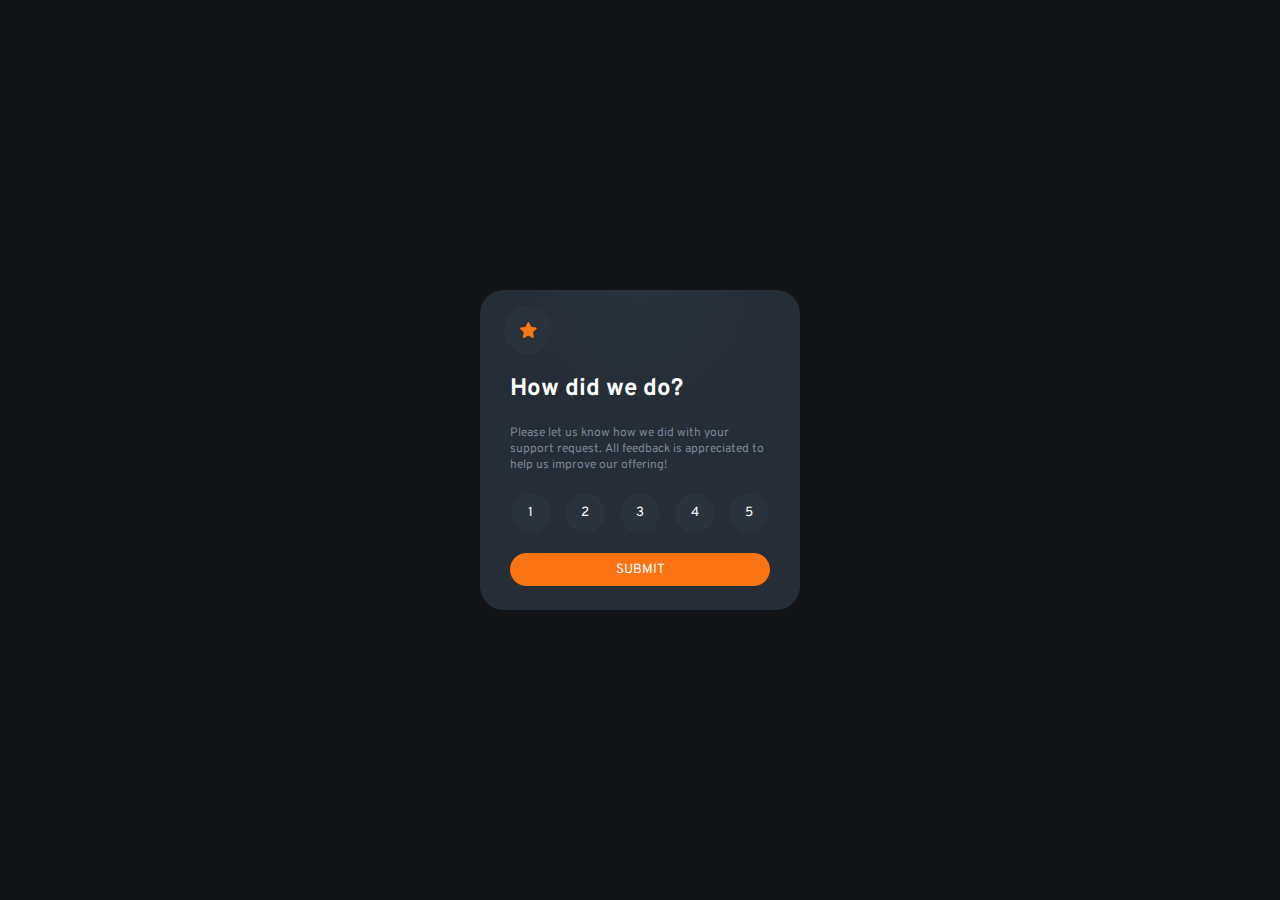
<file: interactive-rating-component/index.html>
<!DOCTYPE html>
<html lang="en">
<head>
  <meta charset="UTF-8">
  <meta http-equiv="X-UA-Compatible" content="IE=edge">
  <meta name="viewport" content="width=device-width, initial-scale=1.0">
  <link rel="preconnect" href="https://fonts.googleapis.com">
  <link rel="preconnect" href="https://fonts.gstatic.com" crossorigin>
  <link href="https://fonts.googleapis.com/css2?family=Overpass:wght@400;700&display=swap" rel="stylesheet">
  <link rel="stylesheet" href="style.css">
  <title>Document</title>
</head>

<body class="body">
  <section class="home">
    <div class="card card--home">
      <div class="card__image card__image--left">
        <svg width="17" height="16" xmlns="http://www.w3.org/2000/svg"><path d="m9.067.43 1.99 4.031c.112.228.33.386.58.422l4.45.647a.772.772 0 0 1 .427 1.316l-3.22 3.138a.773.773 0 0 0-.222.683l.76 4.431a.772.772 0 0 1-1.12.813l-3.98-2.092a.773.773 0 0 0-.718 0l-3.98 2.092a.772.772 0 0 1-1.119-.813l.76-4.431a.77.77 0 0 0-.222-.683L.233 6.846A.772.772 0 0 1 .661 5.53l4.449-.647a.772.772 0 0 0 .58-.422L7.68.43a.774.774 0 0 1 1.387 0Z" fill="#FC7614"/></svg>
      </div>
      <h5 class="card__header card__header--home">How did we do?</h5>
      <p class="card__paragraph card__paragraph--home">Please let us know how we did with your support request. All feedback is appreciated to help us improve our offering!</p>
      <div class="card__rate">
        <button class="rate--button">1</button>
        <button class="rate--button">2</button>
        <button class="rate--button">3</button>
        <button class="rate--button">4</button>
        <button class="rate--button">5</button>
      </div>
      <button class="submit--button">Submit</button>
    </div>
  </section>
  <section class="thanks">
    <div class="card card--thanks">
      <div class="card__image card__image--centered">
        <svg class="card__image--centered__svg" width="162" height="108" xmlns="http://www.w3.org/2000/svg"><g fill="none"><path d="M30 93.744h-.044a23.456 23.456 0 0 1-1.61-.189.543.543 0 0 1 .155-1.076c.52.076 1.04.135 1.563.178a.538.538 0 0 1-.043 1.076l-.022.01Zm5.37-.205a.538.538 0 0 1-.08-1.076 19.51 19.51 0 0 0 1.54-.306.536.536 0 0 1 .645.403.538.538 0 0 1-.397.646c-.537.129-1.074.236-1.611.323l-.097.01Zm-12.137-1.312a.536.536 0 0 1-.183-.033 24.346 24.346 0 0 1-1.525-.608.539.539 0 0 1 .424-.99c.483.21.983.404 1.472.587a.538.538 0 0 1-.188 1.044Zm18.759-.829a.538.538 0 0 1-.242-1.022c.467-.226.934-.479 1.39-.742a.536.536 0 1 1 .538.93c-.478.275-.967.538-1.45.78a.536.536 0 0 1-.258.054h.022Zm-24.994-2.292a.536.536 0 0 1-.29-.08c-.457-.29-.913-.597-1.36-.91a.536.536 0 1 1 .612-.882c.436.307.876.597 1.322.883a.538.538 0 0 1-.284.99Zm30.772-1.544a.537.537 0 0 1-.408-.193.539.539 0 0 1 .06-.759l.117-.124c.355-.306.715-.624 1.074-.957a.537.537 0 1 1 .73.79c-.375.345-.74.673-1.106.985l-.123.102a.537.537 0 0 1-.344.156Zm-36.326-2.69a.537.537 0 0 1-.36-.14c-.402-.37-.8-.747-1.18-1.124a.539.539 0 0 1 .751-.769c.376.371.763.737 1.155 1.076a.538.538 0 0 1 .032.764.537.537 0 0 1-.398.194Zm41.305-2.21a.537.537 0 0 1-.398-.899c.355-.393.715-.79 1.074-1.2a.537.537 0 1 1 .806.71c-.365.415-.725.818-1.074 1.21a.537.537 0 0 1-.408.152v.026ZM6.724 79.723a.537.537 0 0 1-.424-.204 41.79 41.79 0 0 1-.989-1.308.539.539 0 0 1 .124-.753.536.536 0 0 1 .746.124c.312.425.629.85.962 1.27a.539.539 0 0 1-.42.871Zm50.579-2.383a.539.539 0 0 1-.419-.877c.338-.414.677-.828 1.015-1.253a.537.537 0 1 1 .838.672l-1.02 1.259a.537.537 0 0 1-.414.199ZM2.9 73.887a.537.537 0 0 1-.473-.312c-.257-.5-.499-1-.714-1.485a.539.539 0 0 1 .685-.72c.133.052.24.154.298.285.21.462.44.946.687 1.425a.539.539 0 0 1-.483.786v.021Zm58.753-2.028a.537.537 0 0 1-.424-.866l.988-1.275a.537.537 0 1 1 .848.656l-.988 1.275a.537.537 0 0 1-.424.188v.022ZM.682 67.286a.537.537 0 0 1-.537-.462A17.06 17.06 0 0 1 0 65.16a.538.538 0 1 1 1.074 0c.018.519.063 1.036.134 1.55a.539.539 0 0 1-.462.607l-.064-.032Zm65.24-.973a.537.537 0 0 1-.43-.867l.984-1.28a.536.536 0 0 1 .853.65l-.993 1.265a.537.537 0 0 1-.414.21v.022Zm88.49-2.96a.724.724 0 0 1-.15 0 .537.537 0 0 1-.366-.666c.134-.474.28-.99.424-1.544a.538.538 0 0 1 .655-.388.537.537 0 0 1 .382.662c-.145.538-.29 1.076-.43 1.565a.537.537 0 0 1-.515.372Zm-84.247-2.592a.536.536 0 0 1-.424-.867l.983-1.28a.54.54 0 1 1 .854.662l-.989 1.275a.537.537 0 0 1-.413.183l-.01.027Zm-68.924-.382a.536.536 0 0 1-.156 0 .538.538 0 0 1-.355-.673 21.47 21.47 0 0 1 .537-1.565.537.537 0 1 1 .994.403c-.193.49-.37.985-.537 1.474a.537.537 0 0 1-.473.334l-.01.027Zm154.782-3.863a.311.311 0 0 1-.102 0 .538.538 0 0 1-.43-.624c.097-.538.188-1.044.28-1.582a.545.545 0 1 1 1.073.178c-.09.538-.182 1.076-.279 1.614a.537.537 0 0 1-.542.414ZM74.46 55.209a.537.537 0 0 1-.424-.872l1.004-1.27a.537.537 0 1 1 .838.673l-.999 1.264a.537.537 0 0 1-.408.205h-.01ZM4.436 54.165a.539.539 0 0 1-.43-.855c.323-.436.666-.872 1.02-1.297a.537.537 0 1 1 .822.694 22.92 22.92 0 0 0-.977 1.237.537.537 0 0 1-.435.221Zm74.408-4.417a.539.539 0 0 1-.414-.877l1.026-1.248a.537.537 0 1 1 .843.667l-1.02 1.243a.537.537 0 0 1-.435.215Zm78.124-.161h-.043a.538.538 0 0 1-.494-.576c.043-.538.075-1.076.107-1.614a.538.538 0 0 1 .564-.538c.295.018.52.27.505.565a54.253 54.253 0 0 1-.107 1.614.538.538 0 0 1-.532.549ZM9.28 49.13a.537.537 0 0 1-.338-.958c.8-.646 1.316-.99 1.337-1.006a.536.536 0 0 1 .59.898s-.499.334-1.25.942a.536.536 0 0 1-.35.124h.011Zm74.075-4.74a.537.537 0 0 1-.403-.888c.35-.408.704-.817 1.074-1.22a.537.537 0 1 1 .806.71c-.355.403-.71.806-1.074 1.215a.537.537 0 0 1-.414.183h.01Zm73.742-1.797a.537.537 0 0 1-.537-.505 54.325 54.325 0 0 0-.118-1.614.54.54 0 1 1 1.074-.097c.048.538.091 1.076.118 1.614 0 .285-.221.52-.505.538l-.032.064Zm-69.064-3.416a.537.537 0 0 1-.392-.904c.365-.398.735-.79 1.106-1.178a.536.536 0 0 1 .779.737l-1.074 1.173a.537.537 0 0 1-.44.172h.02Zm68.092-3.502a.537.537 0 0 1-.537-.409 22.668 22.668 0 0 0-.408-1.533.539.539 0 0 1 1.03-.307c.151.538.296 1.05.425 1.587a.539.539 0 0 1-.398.651l-.112.01Zm-63.221-1.512a.537.537 0 0 1-.376-.92l1.165-1.13a.537.537 0 1 1 .763.76c-.387.365-.768.741-1.155 1.118a.537.537 0 0 1-.419.172h.022Zm5.14-4.745a.537.537 0 0 1-.355-.941l1.235-1.076a.539.539 0 1 1 .693.828c-.408.34-.817.689-1.225 1.039a.537.537 0 0 1-.37.15h.021Zm55.197-.575c-.247-.468-.505-.931-.779-1.378a.537.537 0 1 1 .918-.554c.285.463.537.947.811 1.431a.539.539 0 0 1-.478.791.537.537 0 0 1-.472-.29ZM103.5 25.055a.539.539 0 0 1-.322-.974c.44-.322.88-.634 1.32-.946a.537.537 0 0 1 .845.394.54.54 0 0 1-.227.488l-1.3.93a.536.536 0 0 1-.338.108h.022Zm46.132-1.56a.537.537 0 0 1-.381-.161c-.359-.359-.74-.717-1.144-1.076a.536.536 0 1 1 .709-.807c.408.36.81.742 1.197 1.135a.539.539 0 0 1 0 .759.537.537 0 0 1-.403.15h.022Zm-40.279-2.28a.537.537 0 0 1-.274-1.001c.473-.275.946-.538 1.418-.797a.54.54 0 0 1 .81.474.542.542 0 0 1-.273.468c-.467.253-.929.538-1.39.785a.536.536 0 0 1-.344.07h.053Zm34.737-1.894a.504.504 0 0 1-.258-.07c-.451-.248-.924-.49-1.407-.716a.539.539 0 0 1 .462-.974c.499.237.988.49 1.46.748a.538.538 0 0 1-.257 1.012Zm-28.49-1.195a.537.537 0 0 1-.2-1.038c.505-.204 1.01-.398 1.52-.581a.537.537 0 0 1 .366 1.011c-.495.178-.989.366-1.483.57a.536.536 0 0 1-.247.038h.043Zm22.045-1.452a.777.777 0 0 1-.156 0c-.505-.15-1.02-.29-1.53-.41a.553.553 0 0 1 .252-1.075c.537.129 1.074.269 1.611.425a.542.542 0 0 1-.15 1.076l-.027-.016Zm-15.456-.597a.537.537 0 0 1-.118-1.066c.537-.107 1.074-.21 1.61-.29a.543.543 0 0 1 .59.735.544.544 0 0 1-.423.34c-.537.082-1.036.178-1.557.286a.365.365 0 0 1-.102-.005Zm8.555-.603h-.038a32.41 32.41 0 0 0-1.579-.06.538.538 0 0 1 0-1.075c.537 0 1.074.027 1.638.06a.538.538 0 0 1-.032 1.075h.01Z" fill="#E6E6E6"/><path fill="#39475F" d="M119.847 100.221H58.146L70.332.793h55.025l5.747 7.601z"/><path fill="#61728D" d="M113.172 100.221H51.465L63.651.793h61.706z"/><path fill="#181F27" d="M110.132 81.354H58.576l8.791-71.695h51.557z"/><path fill="#1E252E" d="m92.743 50.055 14.897.177-.29 2.308-14.607-.252z"/><path fill="#39475F" d="m51.465 100.221 7.422 6.864 60.037.915.923-7.779z"/><path d="M99.096 29.058s2.572.183 3.888 5.03c1.316 4.847.865 18.377.865 18.377l-11.096-.177s-5.537-20.137 6.343-23.23Z" fill="#2D394B"/><path fill="#FC7614" d="M5.42 32.843 45.778 0l21.18 26.119L26.603 58.96z"/><path fill="#FFF" d="M27.49 21.931 45.56 7.226l3.497 4.313-18.07 14.706z"/><path d="m25.272 45.175 5.338-4.345a2.772 2.772 0 0 1 3.902.404 2.781 2.781 0 0 1-.404 3.91l-5.338 4.344a2.772 2.772 0 0 1-3.903-.404 2.781 2.781 0 0 1 .405-3.91ZM37.33 35.365l16.89-13.743a2.772 2.772 0 0 1 3.902.404 2.781 2.781 0 0 1-.405 3.909L40.83 39.679a2.772 2.772 0 0 1-3.903-.404 2.781 2.781 0 0 1 .405-3.91Z" fill="#FFF" opacity=".46"/><ellipse fill="#FFF" opacity=".3" cx="17.937" cy="33.636" rx="3.673" ry="3.68"/><ellipse fill="#FFF" opacity=".3" cx="21.664" cy="30.284" rx="3.673" ry="3.68"/><path d="M99.096 29.058s-5.838 2.103-3.803 18.581c1.493 12.073-3.55 28.056-11.004 28.25-7.454.193-21.202-.463-21.202-.463s7.159-18.56 5.676-34.145a14.786 14.786 0 0 1 .763-6.456c.87-2.373 2.487-4.842 5.494-5.245 6.004-.818 24.076-.522 24.076-.522Z" fill="#BAD6FA"/><path d="m58.957 76.63 26.342-.537s-4.017-3.992-4.27-14.154l-36.234.538a31.494 31.494 0 0 0 2.841 7.531 12.547 12.547 0 0 0 11.32 6.623Z" fill="#546F8D"/><path fill="#2D394B" d="m78.21 14.834-.918 6.041h26.621l.806-6.041z"/><path d="M85.54 86.19c-2.872-2.517-7.416-2.022-9.446 1.222a4.955 4.955 0 0 0-.8 2.647c0 3.98 2.744 6.59 8.227 5.492 4.184-.839 5.779-6.073 2.02-9.36Z" fill="#FFF" opacity=".48"/><ellipse fill="#FC7614" cx="147.188" cy="81.542" rx="14.812" ry="14.837"/><path d="M73.731 35.75a.537.537 0 0 1-.038-1.076c.113 0 11.343-.828 17.363-.29a.54.54 0 0 1-.096 1.076c-5.908-.538-17.079.274-17.186.285l-.043.005Zm-.891 7.279a.538.538 0 0 1-.038-1.076c.113 0 11.342-.828 17.363-.29a.54.54 0 0 1-.097 1.076c-5.907-.538-17.073.28-17.185.285l-.043.005Zm-.102 7.564a.538.538 0 0 1-.043-1.076c.112 0 11.347-.829 17.362-.29a.54.54 0 0 1-.096 1.075c-5.908-.538-17.073.28-17.186.286l-.037.005Zm-.715 7.564a.537.537 0 0 1-.037-1.076c.112 0 11.342-.829 17.362-.285a.54.54 0 0 1-.096 1.076c-5.908-.538-17.073.28-17.186.285h-.043Z" fill="#FFF"/></g></svg>
      </div>
      <div class="thanks--phrase">You selected 4 out of 5</div>
      <h5 class="card__header card__header--thanks">Thank you!</h5>
      <p class="card__paragraph card__paragraph--thanks">We appreciate you taking the time to give a rating. If you ever need more support, don't hesitate to get in touch!</p>
    </div>
  </section>
</body>
<script src="script.js"></script>
</html>
</file>
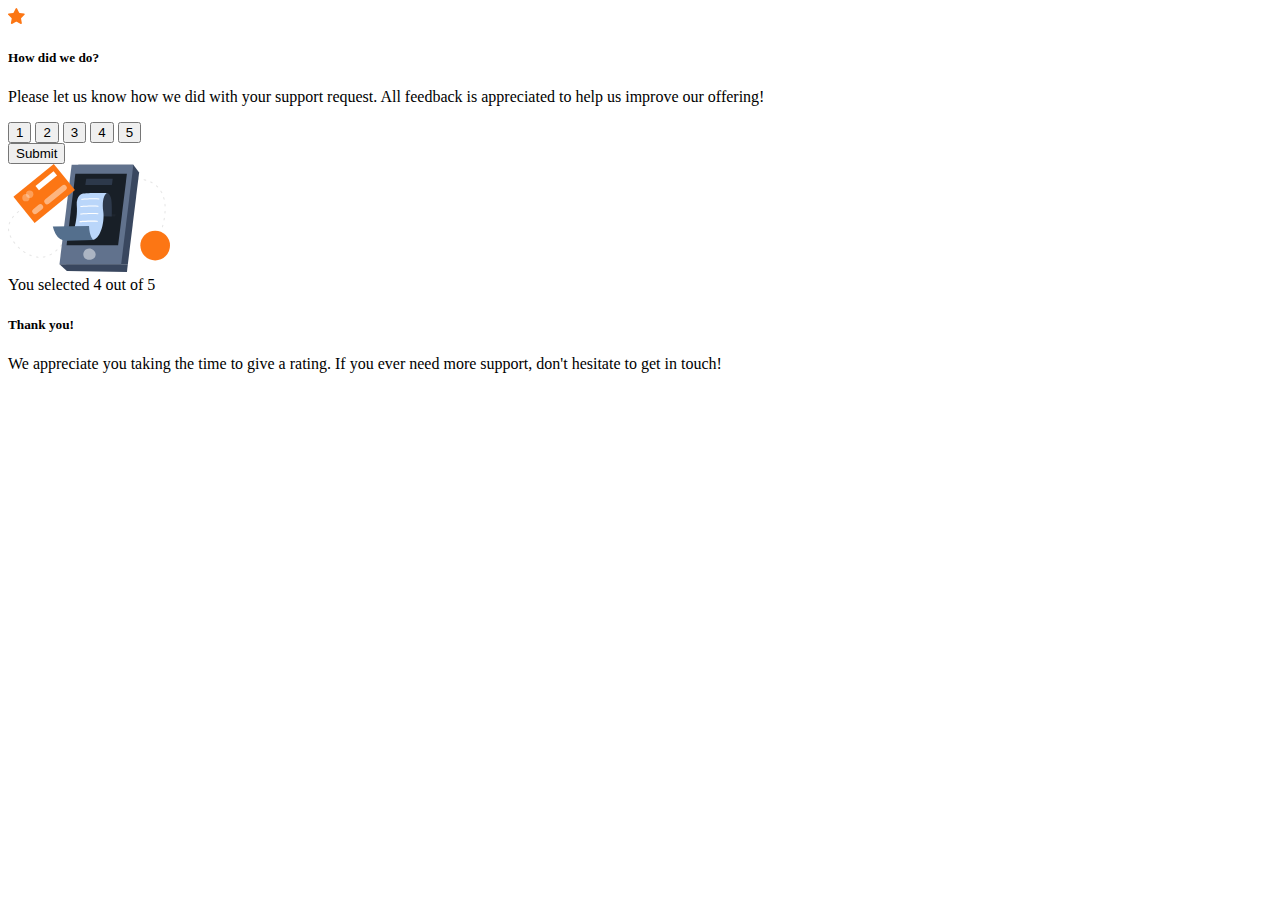
<file: go-lang/gowiki/index.html>
<!DOCTYPE html>
<html lang="en">
<head>
  <meta charset="UTF-8">
  <meta http-equiv="X-UA-Compatible" content="IE=edge">
  <meta name="viewport" content="width=device-width, initial-scale=1.0">
  <link rel="preconnect" href="https://fonts.googleapis.com">
  <link rel="preconnect" href="https://fonts.gstatic.com" crossorigin>
  <link href="https://fonts.googleapis.com/css2?family=Overpass:wght@400;700&display=swap" rel="stylesheet">
  <link rel="stylesheet" href="http://localhost:8080/view/style.css">
  <title>Document</title>
</head>

<body class="body">
  <section class="home">
    <div class="card card--home">
      <div class="card__image card__image--left">
        <svg width="17" height="16" xmlns="http://www.w3.org/2000/svg"><path d="m9.067.43 1.99 4.031c.112.228.33.386.58.422l4.45.647a.772.772 0 0 1 .427 1.316l-3.22 3.138a.773.773 0 0 0-.222.683l.76 4.431a.772.772 0 0 1-1.12.813l-3.98-2.092a.773.773 0 0 0-.718 0l-3.98 2.092a.772.772 0 0 1-1.119-.813l.76-4.431a.77.77 0 0 0-.222-.683L.233 6.846A.772.772 0 0 1 .661 5.53l4.449-.647a.772.772 0 0 0 .58-.422L7.68.43a.774.774 0 0 1 1.387 0Z" fill="#FC7614"/></svg>
      </div>
      <h5 class="card__header card__header--home">How did we do?</h5>
      <p class="card__paragraph card__paragraph--home">Please let us know how we did with your support request. All feedback is appreciated to help us improve our offering!</p>
      <div class="card__rate">
        <button class="rate--button">1</button>
        <button class="rate--button">2</button>
        <button class="rate--button">3</button>
        <button class="rate--button">4</button>
        <button class="rate--button">5</button>
      </div>
      <button class="submit--button">Submit</button>
    </div>
  </section>
  <section class="thanks">
    <div class="card card--thanks">
      <div class="card__image card__image--centered">
        <svg class="card__image--centered__svg" width="162" height="108" xmlns="http://www.w3.org/2000/svg"><g fill="none"><path d="M30 93.744h-.044a23.456 23.456 0 0 1-1.61-.189.543.543 0 0 1 .155-1.076c.52.076 1.04.135 1.563.178a.538.538 0 0 1-.043 1.076l-.022.01Zm5.37-.205a.538.538 0 0 1-.08-1.076 19.51 19.51 0 0 0 1.54-.306.536.536 0 0 1 .645.403.538.538 0 0 1-.397.646c-.537.129-1.074.236-1.611.323l-.097.01Zm-12.137-1.312a.536.536 0 0 1-.183-.033 24.346 24.346 0 0 1-1.525-.608.539.539 0 0 1 .424-.99c.483.21.983.404 1.472.587a.538.538 0 0 1-.188 1.044Zm18.759-.829a.538.538 0 0 1-.242-1.022c.467-.226.934-.479 1.39-.742a.536.536 0 1 1 .538.93c-.478.275-.967.538-1.45.78a.536.536 0 0 1-.258.054h.022Zm-24.994-2.292a.536.536 0 0 1-.29-.08c-.457-.29-.913-.597-1.36-.91a.536.536 0 1 1 .612-.882c.436.307.876.597 1.322.883a.538.538 0 0 1-.284.99Zm30.772-1.544a.537.537 0 0 1-.408-.193.539.539 0 0 1 .06-.759l.117-.124c.355-.306.715-.624 1.074-.957a.537.537 0 1 1 .73.79c-.375.345-.74.673-1.106.985l-.123.102a.537.537 0 0 1-.344.156Zm-36.326-2.69a.537.537 0 0 1-.36-.14c-.402-.37-.8-.747-1.18-1.124a.539.539 0 0 1 .751-.769c.376.371.763.737 1.155 1.076a.538.538 0 0 1 .032.764.537.537 0 0 1-.398.194Zm41.305-2.21a.537.537 0 0 1-.398-.899c.355-.393.715-.79 1.074-1.2a.537.537 0 1 1 .806.71c-.365.415-.725.818-1.074 1.21a.537.537 0 0 1-.408.152v.026ZM6.724 79.723a.537.537 0 0 1-.424-.204 41.79 41.79 0 0 1-.989-1.308.539.539 0 0 1 .124-.753.536.536 0 0 1 .746.124c.312.425.629.85.962 1.27a.539.539 0 0 1-.42.871Zm50.579-2.383a.539.539 0 0 1-.419-.877c.338-.414.677-.828 1.015-1.253a.537.537 0 1 1 .838.672l-1.02 1.259a.537.537 0 0 1-.414.199ZM2.9 73.887a.537.537 0 0 1-.473-.312c-.257-.5-.499-1-.714-1.485a.539.539 0 0 1 .685-.72c.133.052.24.154.298.285.21.462.44.946.687 1.425a.539.539 0 0 1-.483.786v.021Zm58.753-2.028a.537.537 0 0 1-.424-.866l.988-1.275a.537.537 0 1 1 .848.656l-.988 1.275a.537.537 0 0 1-.424.188v.022ZM.682 67.286a.537.537 0 0 1-.537-.462A17.06 17.06 0 0 1 0 65.16a.538.538 0 1 1 1.074 0c.018.519.063 1.036.134 1.55a.539.539 0 0 1-.462.607l-.064-.032Zm65.24-.973a.537.537 0 0 1-.43-.867l.984-1.28a.536.536 0 0 1 .853.65l-.993 1.265a.537.537 0 0 1-.414.21v.022Zm88.49-2.96a.724.724 0 0 1-.15 0 .537.537 0 0 1-.366-.666c.134-.474.28-.99.424-1.544a.538.538 0 0 1 .655-.388.537.537 0 0 1 .382.662c-.145.538-.29 1.076-.43 1.565a.537.537 0 0 1-.515.372Zm-84.247-2.592a.536.536 0 0 1-.424-.867l.983-1.28a.54.54 0 1 1 .854.662l-.989 1.275a.537.537 0 0 1-.413.183l-.01.027Zm-68.924-.382a.536.536 0 0 1-.156 0 .538.538 0 0 1-.355-.673 21.47 21.47 0 0 1 .537-1.565.537.537 0 1 1 .994.403c-.193.49-.37.985-.537 1.474a.537.537 0 0 1-.473.334l-.01.027Zm154.782-3.863a.311.311 0 0 1-.102 0 .538.538 0 0 1-.43-.624c.097-.538.188-1.044.28-1.582a.545.545 0 1 1 1.073.178c-.09.538-.182 1.076-.279 1.614a.537.537 0 0 1-.542.414ZM74.46 55.209a.537.537 0 0 1-.424-.872l1.004-1.27a.537.537 0 1 1 .838.673l-.999 1.264a.537.537 0 0 1-.408.205h-.01ZM4.436 54.165a.539.539 0 0 1-.43-.855c.323-.436.666-.872 1.02-1.297a.537.537 0 1 1 .822.694 22.92 22.92 0 0 0-.977 1.237.537.537 0 0 1-.435.221Zm74.408-4.417a.539.539 0 0 1-.414-.877l1.026-1.248a.537.537 0 1 1 .843.667l-1.02 1.243a.537.537 0 0 1-.435.215Zm78.124-.161h-.043a.538.538 0 0 1-.494-.576c.043-.538.075-1.076.107-1.614a.538.538 0 0 1 .564-.538c.295.018.52.27.505.565a54.253 54.253 0 0 1-.107 1.614.538.538 0 0 1-.532.549ZM9.28 49.13a.537.537 0 0 1-.338-.958c.8-.646 1.316-.99 1.337-1.006a.536.536 0 0 1 .59.898s-.499.334-1.25.942a.536.536 0 0 1-.35.124h.011Zm74.075-4.74a.537.537 0 0 1-.403-.888c.35-.408.704-.817 1.074-1.22a.537.537 0 1 1 .806.71c-.355.403-.71.806-1.074 1.215a.537.537 0 0 1-.414.183h.01Zm73.742-1.797a.537.537 0 0 1-.537-.505 54.325 54.325 0 0 0-.118-1.614.54.54 0 1 1 1.074-.097c.048.538.091 1.076.118 1.614 0 .285-.221.52-.505.538l-.032.064Zm-69.064-3.416a.537.537 0 0 1-.392-.904c.365-.398.735-.79 1.106-1.178a.536.536 0 0 1 .779.737l-1.074 1.173a.537.537 0 0 1-.44.172h.02Zm68.092-3.502a.537.537 0 0 1-.537-.409 22.668 22.668 0 0 0-.408-1.533.539.539 0 0 1 1.03-.307c.151.538.296 1.05.425 1.587a.539.539 0 0 1-.398.651l-.112.01Zm-63.221-1.512a.537.537 0 0 1-.376-.92l1.165-1.13a.537.537 0 1 1 .763.76c-.387.365-.768.741-1.155 1.118a.537.537 0 0 1-.419.172h.022Zm5.14-4.745a.537.537 0 0 1-.355-.941l1.235-1.076a.539.539 0 1 1 .693.828c-.408.34-.817.689-1.225 1.039a.537.537 0 0 1-.37.15h.021Zm55.197-.575c-.247-.468-.505-.931-.779-1.378a.537.537 0 1 1 .918-.554c.285.463.537.947.811 1.431a.539.539 0 0 1-.478.791.537.537 0 0 1-.472-.29ZM103.5 25.055a.539.539 0 0 1-.322-.974c.44-.322.88-.634 1.32-.946a.537.537 0 0 1 .845.394.54.54 0 0 1-.227.488l-1.3.93a.536.536 0 0 1-.338.108h.022Zm46.132-1.56a.537.537 0 0 1-.381-.161c-.359-.359-.74-.717-1.144-1.076a.536.536 0 1 1 .709-.807c.408.36.81.742 1.197 1.135a.539.539 0 0 1 0 .759.537.537 0 0 1-.403.15h.022Zm-40.279-2.28a.537.537 0 0 1-.274-1.001c.473-.275.946-.538 1.418-.797a.54.54 0 0 1 .81.474.542.542 0 0 1-.273.468c-.467.253-.929.538-1.39.785a.536.536 0 0 1-.344.07h.053Zm34.737-1.894a.504.504 0 0 1-.258-.07c-.451-.248-.924-.49-1.407-.716a.539.539 0 0 1 .462-.974c.499.237.988.49 1.46.748a.538.538 0 0 1-.257 1.012Zm-28.49-1.195a.537.537 0 0 1-.2-1.038c.505-.204 1.01-.398 1.52-.581a.537.537 0 0 1 .366 1.011c-.495.178-.989.366-1.483.57a.536.536 0 0 1-.247.038h.043Zm22.045-1.452a.777.777 0 0 1-.156 0c-.505-.15-1.02-.29-1.53-.41a.553.553 0 0 1 .252-1.075c.537.129 1.074.269 1.611.425a.542.542 0 0 1-.15 1.076l-.027-.016Zm-15.456-.597a.537.537 0 0 1-.118-1.066c.537-.107 1.074-.21 1.61-.29a.543.543 0 0 1 .59.735.544.544 0 0 1-.423.34c-.537.082-1.036.178-1.557.286a.365.365 0 0 1-.102-.005Zm8.555-.603h-.038a32.41 32.41 0 0 0-1.579-.06.538.538 0 0 1 0-1.075c.537 0 1.074.027 1.638.06a.538.538 0 0 1-.032 1.075h.01Z" fill="#E6E6E6"/><path fill="#39475F" d="M119.847 100.221H58.146L70.332.793h55.025l5.747 7.601z"/><path fill="#61728D" d="M113.172 100.221H51.465L63.651.793h61.706z"/><path fill="#181F27" d="M110.132 81.354H58.576l8.791-71.695h51.557z"/><path fill="#1E252E" d="m92.743 50.055 14.897.177-.29 2.308-14.607-.252z"/><path fill="#39475F" d="m51.465 100.221 7.422 6.864 60.037.915.923-7.779z"/><path d="M99.096 29.058s2.572.183 3.888 5.03c1.316 4.847.865 18.377.865 18.377l-11.096-.177s-5.537-20.137 6.343-23.23Z" fill="#2D394B"/><path fill="#FC7614" d="M5.42 32.843 45.778 0l21.18 26.119L26.603 58.96z"/><path fill="#FFF" d="M27.49 21.931 45.56 7.226l3.497 4.313-18.07 14.706z"/><path d="m25.272 45.175 5.338-4.345a2.772 2.772 0 0 1 3.902.404 2.781 2.781 0 0 1-.404 3.91l-5.338 4.344a2.772 2.772 0 0 1-3.903-.404 2.781 2.781 0 0 1 .405-3.91ZM37.33 35.365l16.89-13.743a2.772 2.772 0 0 1 3.902.404 2.781 2.781 0 0 1-.405 3.909L40.83 39.679a2.772 2.772 0 0 1-3.903-.404 2.781 2.781 0 0 1 .405-3.91Z" fill="#FFF" opacity=".46"/><ellipse fill="#FFF" opacity=".3" cx="17.937" cy="33.636" rx="3.673" ry="3.68"/><ellipse fill="#FFF" opacity=".3" cx="21.664" cy="30.284" rx="3.673" ry="3.68"/><path d="M99.096 29.058s-5.838 2.103-3.803 18.581c1.493 12.073-3.55 28.056-11.004 28.25-7.454.193-21.202-.463-21.202-.463s7.159-18.56 5.676-34.145a14.786 14.786 0 0 1 .763-6.456c.87-2.373 2.487-4.842 5.494-5.245 6.004-.818 24.076-.522 24.076-.522Z" fill="#BAD6FA"/><path d="m58.957 76.63 26.342-.537s-4.017-3.992-4.27-14.154l-36.234.538a31.494 31.494 0 0 0 2.841 7.531 12.547 12.547 0 0 0 11.32 6.623Z" fill="#546F8D"/><path fill="#2D394B" d="m78.21 14.834-.918 6.041h26.621l.806-6.041z"/><path d="M85.54 86.19c-2.872-2.517-7.416-2.022-9.446 1.222a4.955 4.955 0 0 0-.8 2.647c0 3.98 2.744 6.59 8.227 5.492 4.184-.839 5.779-6.073 2.02-9.36Z" fill="#FFF" opacity=".48"/><ellipse fill="#FC7614" cx="147.188" cy="81.542" rx="14.812" ry="14.837"/><path d="M73.731 35.75a.537.537 0 0 1-.038-1.076c.113 0 11.343-.828 17.363-.29a.54.54 0 0 1-.096 1.076c-5.908-.538-17.079.274-17.186.285l-.043.005Zm-.891 7.279a.538.538 0 0 1-.038-1.076c.113 0 11.342-.828 17.363-.29a.54.54 0 0 1-.097 1.076c-5.907-.538-17.073.28-17.185.285l-.043.005Zm-.102 7.564a.538.538 0 0 1-.043-1.076c.112 0 11.347-.829 17.362-.29a.54.54 0 0 1-.096 1.075c-5.908-.538-17.073.28-17.186.286l-.037.005Zm-.715 7.564a.537.537 0 0 1-.037-1.076c.112 0 11.342-.829 17.362-.285a.54.54 0 0 1-.096 1.076c-5.908-.538-17.073.28-17.186.285h-.043Z" fill="#FFF"/></g></svg>
      </div>
      <div class="thanks--phrase">You selected 4 out of 5</div>
      <h5 class="card__header card__header--thanks">Thank you!</h5>
      <p class="card__paragraph card__paragraph--thanks">We appreciate you taking the time to give a rating. If you ever need more support, don't hesitate to get in touch!</p>
    </div>
  </section>
</body>
<script src="http://localhost:8080/view/script.js"></script>
</html>
</file>
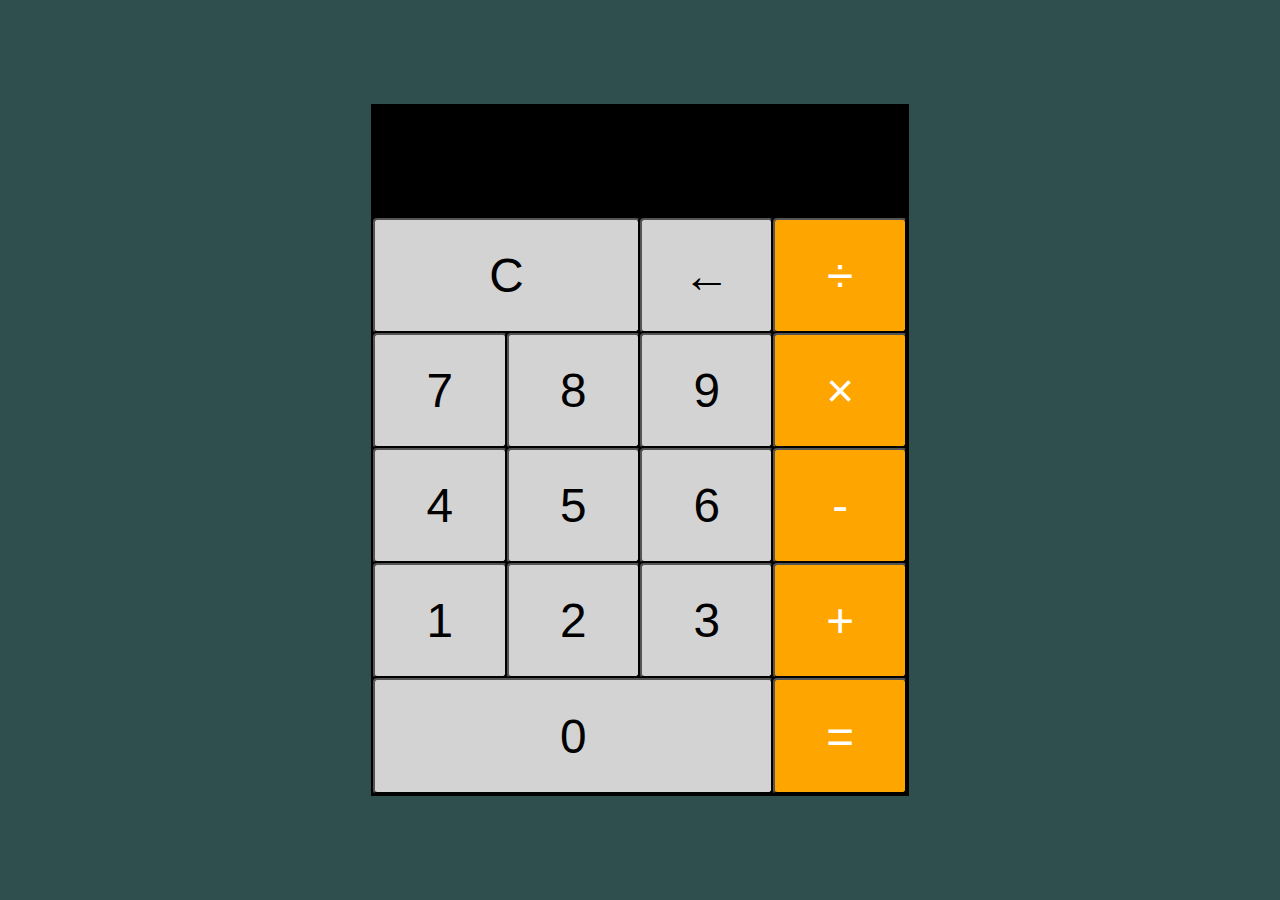
<file: calculator/calculator.html>
<!DOCTYPE html>
<html lang="en">
<head>
    <meta charset="UTF-8">
    <meta http-equiv="X-UA-Compatible" content="IE=edge">
    <meta name="viewport" content="width=device-width, initial-scale=1.0">
    <link rel="stylesheet" href="style.css">
    <title>Document</title>
</head>
<body class="body">
    <section class="calculator">
        <div class="calculator--display"></div>
        <div class="calculator--buttons">
            <div class="calculator--buttons__row">
                <button class="buttons buttons__clear">C</button>
                <button class="buttons buttons__backspace">←</button>
                <button class="buttons buttons__operation">÷</button>
            </div>
            <div class="calculator--buttons__row">
                <button class="buttons buttons__numeric">7</button>
                <button class="buttons buttons__numeric">8</button>
                <button class="buttons buttons__numeric">9</button>
                <button class="buttons buttons__operation">×</button>
            </div>
            <div class="calculator--buttons__row">
                <button class="buttons buttons__numeric">4</button>
                <button class="buttons buttons__numeric">5</button>
                <button class="buttons buttons__numeric">6</button>
                <button class="buttons buttons__operation">-</button>
            </div>
            <div class="calculator--buttons__row">
                <button class="buttons buttons__numeric">1</button>
                <button class="buttons buttons__numeric">2</button>
                <button class="buttons buttons__numeric">3</button>
                <button class="buttons buttons__operation">+</button>
            </div>
            <div class="calculator--buttons__row">
                <button class="buttons buttons__numeric">0</button>
                <button class="buttons buttons__operation">=</button>
            </div>
        </div>
    </section>
    <script src="script2.js"></script>
</body>
</html>
</file>
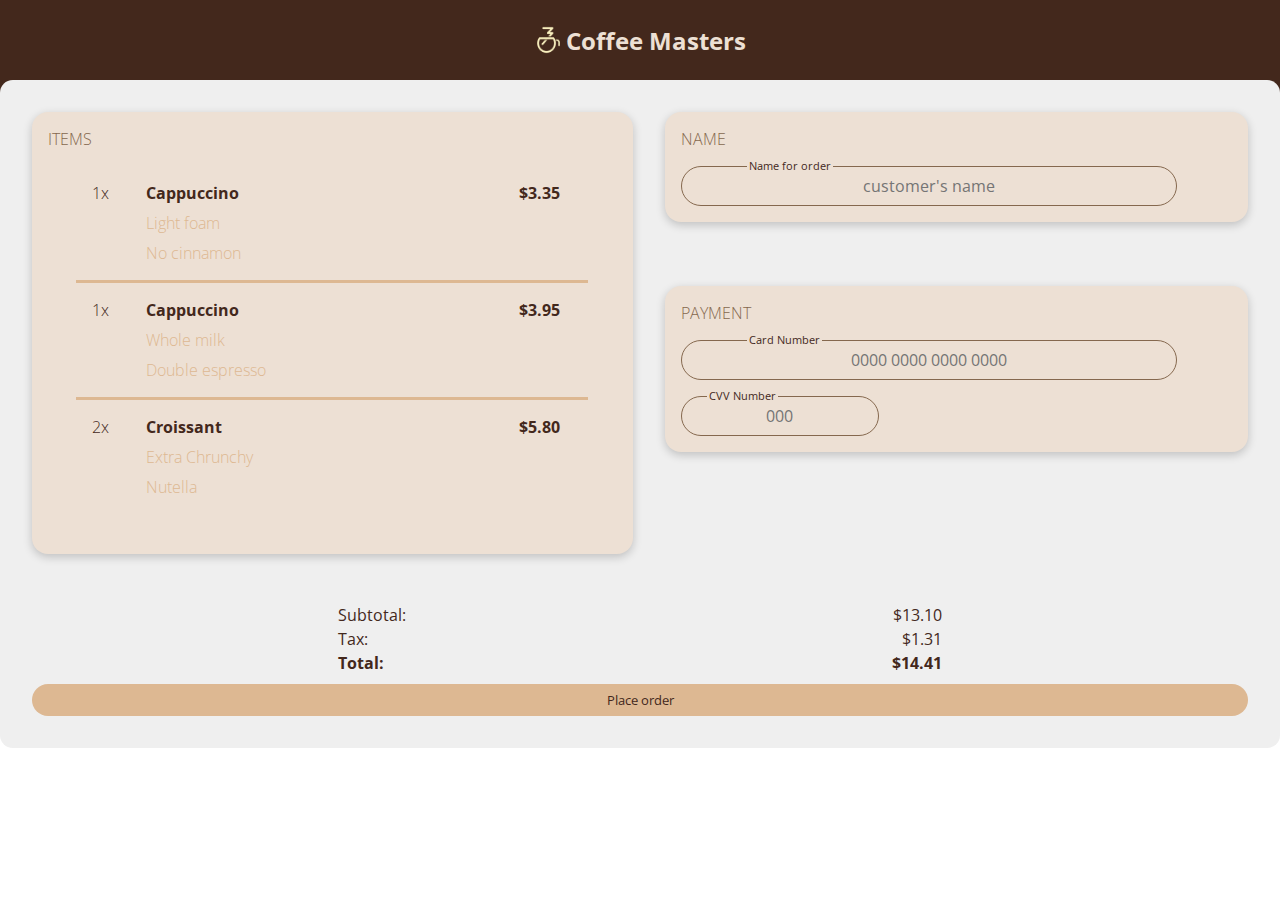
<file: coffe-shop/coffee-shop.html>
<!DOCTYPE html>
<html lang="en">

<head>
    <meta charset="UTF-8">
    <meta http-equiv="X-UA-Compatible" content="IE=edge">
    <meta name="viewport" content="width=device-width, initial-scale=1.0">
    <link href="https://fonts.googleapis.com/css2?family=Open+Sans:wght@400;700&display=swap" rel="stylesheet" />
    <link rel="stylesheet" href="style.css">
    <title>Coffee Masters - Matheus</title>
</head>

<body>
    <div class="header">
        <header class="header-logo"><img src="coffee_masters_logo.png" alt="a coffee logo" class="img">
            <p class="brand-name">Coffee Masters</p>
        </header>
    </div>
    <div class="container">
        <div class="box box1">
            <h4 class="title">ITEMS</h4>
            <ul class="list">
                <div class="order">
                    <div class="amount"> 1x</div>
                    <div class="product">Cappuccino</div>
                    <div class="detail">
                        <div class="detail-detail">Light foam</div>
                        <div class="detail-detail">No cinnamon</div>
                    </div>
                    <div class="price"> $3.35</div>
                </div>
                <div class="order">
                    <div class="amount"> 1x</div>
                    <div class="product">Cappuccino</div>
                    <div class="detail">
                        <div class="detail-detail">Whole milk</div>
                        <div class="detail-detail">Double espresso</div>
                    </div>
                    <div class="price"> $3.95</div>
                </div>
                <div class="order">
                    <div class="amount"> 2x</div>
                    <div class="product">Croissant</div>
                    <div class="detail">
                        <div class="detail-detail">Extra Chrunchy</div>
                        <div class="detail-detail">Nutella</div>
                    </div>
                    <div class="price"> $5.80</div>
                </div>
            </ul>
        </div>
        <div class="double-boxes">
            <div class="box box2">
                <h4 class="title">NAME</h4>
                <div class="input-box">
                    <label for="input-name" class="input-label">Name for order</label>
                    <input class="input-name" placeholder="customer's name">
                </div>
            </div>
            <div class="box box3">
                <h4 class="title">PAYMENT</h4>
                <div class="input-box">
                    <label for="input-name" class="input-label">Card Number</label>
                    <input class="input-name" placeholder="0000 0000 0000 0000">
                </div>
                <div class="input-box cvv">
                    <label for="input-name" class="input-label">CVV Number</label>
                    <input class="input-name" placeholder="000">
                </div>
            </div>
        </div>
        <div class="box4">
            <table class="checkout">
                <tr class="table-row">
                    <td class="checkout subtotal">Subtotal:</td>
                    <td class="checkoutprice">$13.10</td>
                </tr>
                <tr class="table row">
                    <td class="checkout tax">Tax:</td>
                    <td class="checkoutprice">$1.31</td>
                </tr>
                <tr class="table-row">
                    <td class="checkout total">Total:</td>
                    <td class="checkoutprice">$14.41</td>
                </tr>
            </table>
            <button class="btn" onclick=""> Place order </button>
        </div>

    </div>


</body>

</html>
</file>
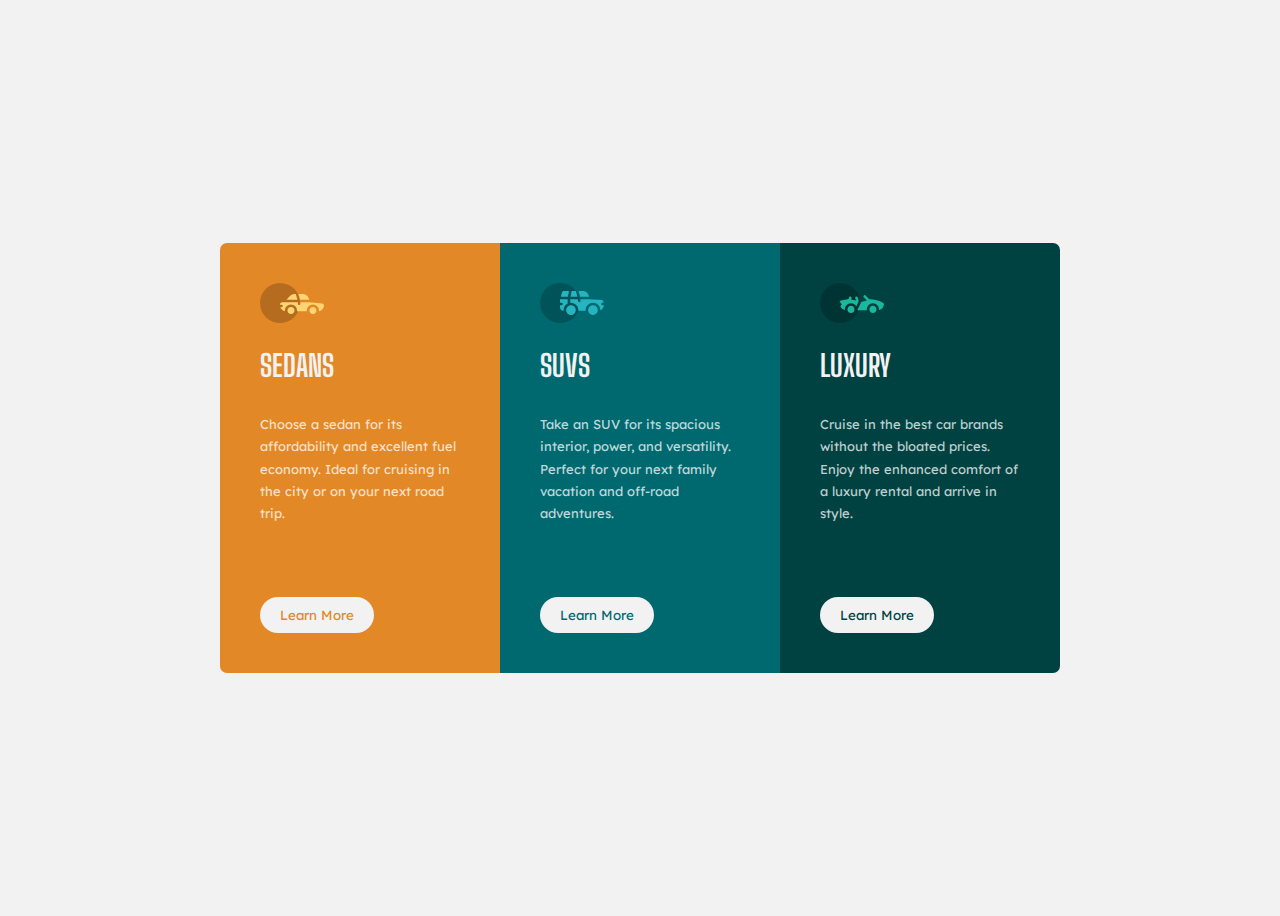
<file: three-cars/3-cards.html>
<!DOCTYPE html>
<html lang="en">
<head>
    <meta charset="UTF-8">
    <meta http-equiv="X-UA-Compatible" content="IE=edge">
    <meta name="viewport" content="width=device-width, initial-scale=1.0">
    <title>First Challenge</title>
    <link rel="preconnect" href="https://fonts.googleapis.com">
    <link rel="preconnect" href="https://fonts.gstatic.com" crossorigin>
    <link href="https://fonts.googleapis.com/css2?family=Big+Shoulders+Display:wght@700&family=Lexend+Deca&display=swap" rel="stylesheet">
    <link rel="stylesheet" href="style.css">
</head>

<body>
    <div class="bigger-box">
        <div class="box sedans">
            <img src="images/icon-sedans.svg">
            <h1>SEDANS</h1>
            <p>Choose a sedan for its affordability and excellent fuel economy. Ideal for cruising in the city or on your
                next road trip.</p>
            <button>Learn More</button>
        </div>
        <div class="box suvs">
            <img src="images/icon-suvs.svg">
            <h1>SUVS</h1>
            <p>Take an SUV for its spacious interior, power, and versatility. Perfect for your next family vacation and
                off-road adventures.</p>
            <button>Learn More</button>
        </div>
        <div class="box luxury">
            <img src="images/icon-luxury.svg">
            <h1>LUXURY</h1>
            <p>Cruise in the best car brands without the bloated prices. Enjoy the enhanced comfort of a luxury rental and
                arrive in style.</p>
            <button>Learn More</button>
        </div>
    </div>
</body>
</html>
</file>
<file: interactive-rating-component/style.css>
* {
    margin: 0;
    padding: 0;
    color: var(--white);
    box-sizing: border-box;
    font-family: 'Overpass', sans-serif;
}

:root {
    --orange: hsl(25, 97%, 53%);
    --white: hsl(0, 0%, 100%);
    --lightGrey: hsl(217, 12%, 63%);
    --mediumGrey: hsl(216, 12%, 54%);
    --darkBlue: hsl(213, 19%, 18%);
    --rateColor: hsl(213, 18%, 20%);
    --veryDarkBlue: hsl(216, 12%, 8%);
}

.body {
    background-color: var(--veryDarkBlue);
}

.home {
    display: flex;
    align-items: center;
    justify-content: center;
    height: 100vh;
}

.thanks {
    display: none;
    align-items: center;
    justify-content: center;
    height: 100vh;
}

.card {
    display: flex;
    flex-flow: column;
    justify-content: center;
    border-radius: 1.5rem;
    border: none;
    height: 20rem;
    width: 20rem;
    background-image:
        radial-gradient(circle at top center,
            var(--rateColor) 0.15%,
            var(--darkBlue) 33%);
}

.card--home {
    align-items: center;
    justify-content: space-between;
    padding: 1rem;
    padding-bottom: 1.5rem;
}

.card--thanks {
    align-items: center;
    row-gap: 1rem;
    text-align: center;
    padding-bottom: 2rem;
}

.card__image--left {
    display: flex;
    margin-left: 0.5rem;
    align-self: flex-start;
    align-items: center;
    justify-content: center;
    background-color: var(--rateColor);
    height: 3rem;
    width: 3rem;
    border: none;
    border-radius: 50%;
}

.card__image--centered {
    padding-top: 1rem;
}

.card__image--centered__svg {
    scale: 70%;
}

.card__header {
    width: 90%;
    font-weight: 700;
    font-size: x-large;
}

.card__header--thanks {
    font-size: larger;
    font-weight: 400;
    justify-self: center;
}

.thanks--phrase {
    background-color: var(--rateColor);
    border-radius: 1rem;
    font-size: 12px;
    color: var(--orange);
    width: 50%;
    padding: 0.25rem;
}

.card__paragraph {
    width: 90%;
    font-size: 12px;
    color: var(--mediumGrey)
}

.card__rate {
    display: flex;
    justify-content: space-evenly;
    width: 100%;

}

.rate--button {
    background-color: var(--rateColor);
    cursor: pointer;
    border: none;
    height: 2.5rem;
    width: 2.5rem;
    border-radius: 50%;
}

.rate--button:hover {
    background-color: var(--orange);
}

.rate--button:focus {
    background-color: var(--lightGrey);
}

.submit--button {
    border: none;
    text-align: center;
    padding: 0.5rem;
    text-transform: uppercase;
    cursor: pointer;
    width: 90%;
    border-radius: 10rem;
    background-color: var(--orange);
}
.submit--button:hover {
    background-color: var(--white);
    color: var(--orange);
}
</file>
<file: calculator/style.css>
* {
    margin: 0;
    padding: 0;
    font-size: larger;
    box-sizing: border-box;
    font-family: 'Open Sans', sans-serif;
}

:root {
    --operationBtn: orange;
    --displayColor: black;
    --commomBtn: lightgray;
    --hoverColor: white;
    --whiteLetters: white;
}

.body {
    display: flex;
    align-items: center;
    height: 100vh;
    justify-content: center;
    background-color: darkslategray;
}

.calculator {
    display: flex;
    flex-flow: column;
    height: 36rem;
    width: 28rem;
    padding: 1px;
    background-color: var(--displayColor);
}

.calculator--display {
    height: 6rem;
    color: var(--whiteLetters);
    display: flex;
    align-items: center;
    justify-content: end;
    font-size: 4.5rem;
    padding-right: 1rem;
}

.calculator--buttons {
    width: 100%;
    padding: 1px;
}

.calculator--buttons__row {
    height: 6rem;
    width: 100%;
    display: grid;
    grid-template-columns: 1fr 1fr 1fr 1fr;
}

.calculator--buttons__row:first-child {
    grid-template-columns: 2fr 1fr 1fr;
}

.calculator--buttons__row:last-child {
    grid-template-columns: 3fr 1fr;
}

.buttons {
    background-color: var(--commomBtn);
    border-radius: 4px;
    opacity: 1;
}

.buttons:hover {
    opacity: 0.90;
    transition: 0.25s;
}

.buttons:active {
    opacity: 1;
    transition: 0s;
}

.buttons__operation {
    background-color: var(--operationBtn);
    color: white;
}
</file>
<file: coffe-shop/style.css>
* {
    margin: 0;
    padding: 0;
    box-sizing: border-box;
    font-family: 'Open Sans', sans-serif;
    color: rgb(67, 40, 28)
}

body {
    position:relative;
}

.img {
    height: 2rem;
    padding-right: 0.2rem;
}

.header {
    display: flex;
    justify-content: center;
    align-items: center;
    padding-bottom: 1rem;
    width: 100%;
    height: 6rem;
    background-color: #43281C;
}

.header-logo {
    display: flex;
    align-items: center;
}

.brand-name {
    color: #EDE0D4;
    font-weight: 700;
    font-size: x-large;
}

.container {
    background-color: #EFEFEF;
    display: grid;
    position: absolute;
    top: 5rem;
    width: 100%;
    column-gap: 2rem;
    padding: 2rem;
    border-radius: 0.8rem;
    grid-template-areas:
        "box1 double-boxes"
        "box4 box4";
}

.double-boxes {
    display: flex;
    flex-direction: column;
    row-gap: 4rem;
    grid-area: double-boxes;
}

.box {
    background-color: #EDE0D4;
    border-radius: 1rem;
    box-shadow: 0 3px 10px rgb(0 0 0 / 0.2);
    display: flex;
    flex-flow: column;
    row-gap: 1rem;
    padding: 1rem;
}
.title {
    font-weight: lighter;
    color: #85684e;
}

.box1 {
    grid-area: box1;
}

.box2 {
    grid-area: box2;

}

.box3 {
    grid-area: box3;
}

.box4 {
    grid-area: box4;
    margin-top: 3rem;
    display: flex;
    flex-flow: column;
    justify-content: center;
    align-items: center;
}

.checkout {
    width: 50%;
}

.checkoutprice {
    text-align: right;
}

.table-row:last-child {
    font-weight: bolder;
}

.list {
    display: flex;
    flex-flow: column;
    align-items: center;
    justify-content: center;
}

.btn {
    border: 2px solid transparent;
    background-color: #DDB892;
    width: 100%;
    height: 2rem;
    margin-top: 0.5rem;
    border-radius: 10rem;
}

.btn:hover {
    background-color: transparent;
    border-color: #DDB892;
    transition: 0.6s;
}

.order {
    display: grid;
    width: 90%;
    padding: 1rem;
    row-gap: 0.5rem;
    grid-template-areas:
        "amount product price"
        ". detail .";
    grid-template-columns: 0.5fr 3.5fr 0.5fr;
}

.order:not(:last-child) {
    border-bottom: 3px solid #DDB892;
}

.order:last-child {
    padding-bottom: 2.5rem;
}


.amount {
    grid-area: amount;
    font-weight: lighter;
}

.product {
    font-weight: bold;
    grid-area: product;
}

.detail {
    display: grid;
    row-gap: 0.5rem;
    grid-area: detail;
}

.detail-detail {
    font-weight: lighter;
    color: #DDB892;
}

.price {
    grid-area: price;
    font-weight: bold;
}

.input-box {
    position: relative;
    display: inline-block;
    display: flex;
    align-items: left;
    justify-content: left;
    width: 100%;
}

.input-name {
    border-color: #43281C;
    background-color: #EDE0D4;
    padding: 8px;
    width: 90%;
    border: 1px solid #85684e;
    border-radius: 25px;
    text-align: center;
    font-size: medium;
}

.input-label {
    background-color: #EDE0D4;
    color: #43281C;
    font-size: 11px;
    position: absolute;
    left: 12%;
    top: -8px;
    padding: 0 2px;
}

.cvv {
    width: max-content;
}

@media (max-width: 768px) {
    .container {
        display: flex;
        flex-direction: column;
        row-gap: 2rem;
    }

    .box4 {
        margin-top: 0;
    }

    .double-boxes {
        row-gap: 2rem;
    }

    .checkout {
        width: 90%;
    }
}
</file>
<file: three-cars/style.css>
body {
    display: grid;
    height: 100vh;
    justify-content: center;
    align-content: center;
    font-size: 15px;
    background-color: hsl(0, 0%, 95%);
}

.bigger-box {
    display: grid;
    grid-template-columns: 1fr 1fr 1fr;
    border-radius: 7px;
    overflow: hidden;
}

.box {
    padding: 40px;
}

.sedans {
    background-color: hsl(31, 77%, 52%);
    color: hsl(31, 77%, 52%);
}

.suvs {
    background-color: hsl(184, 100%, 22%);
    color: hsl(184, 100%, 22%);
}

.luxury {
    background-color: hsl(179, 100%, 13%);
    color: hsl(179, 100%, 13%);
}

p {
    font-family: 'Lexend Deca';
    font-size: small;
    line-height: 1.7;
    padding: 10px 0px 60px 0px;
    width: 200px;
    color: hsla(0, 0%, 100%, 0.75);
}

button {
    font-family: 'Lexend Deca';
    text-decoration: none;
    background-color: hsl(0, 0%, 95%);
    border-radius: 20px;
    padding: 10px 20px;
    border-width: 0;
    color: inherit;
}

button:hover {
    font-family: 'Lexend Deca';
    text-decoration: none;
    background-color: inherit;
    border-radius: 20px;
    padding: 10px 20px;
    border-width: 2px;
    border-color: hsl(0, 0%, 95%);
    color: hsl(0, 0%, 95%);
}

h1 {
    font-family: 'Big Shoulders Display', cursive;
    color: hsl(0, 0%, 95%);
}

@media (max-width: 768px) {
    .bigger-box {
        grid-template-columns: 1fr;
    }

    body {
        height: auto;
    }
}
</file>
